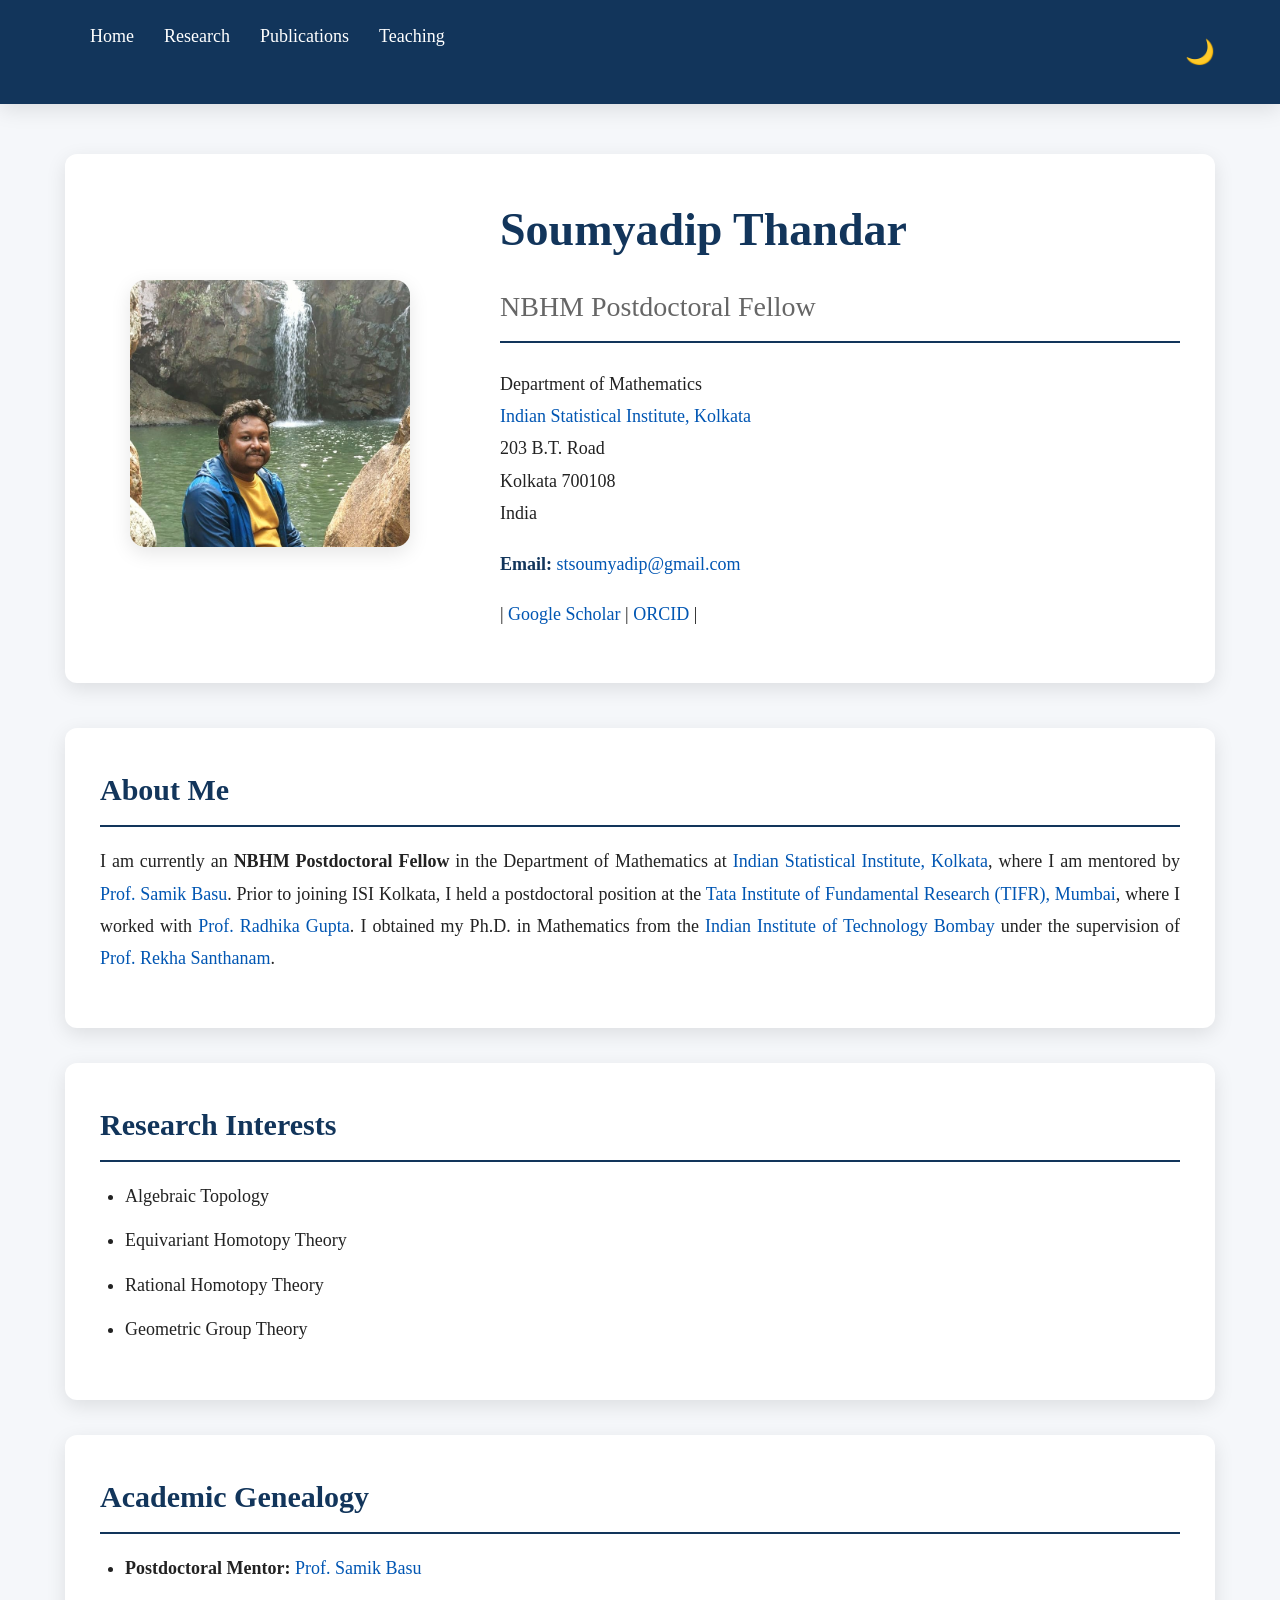
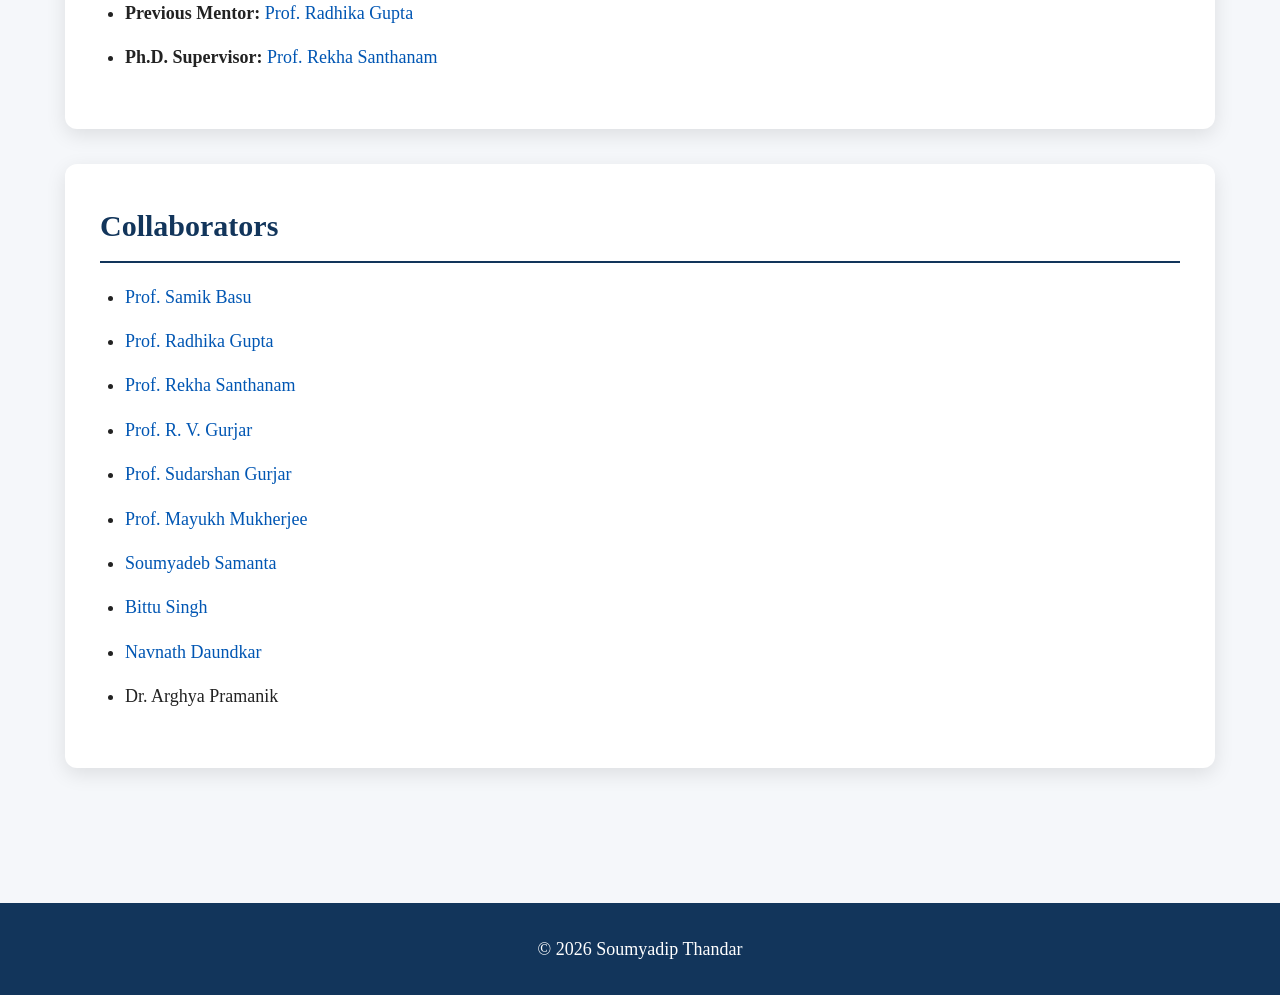
<file: index.html>
<!DOCTYPE html>
<html lang="en">

<head>

<meta charset="UTF-8">
<meta name="viewport" content="width=device-width, initial-scale=1.0">

<title>Soumyadip Thandar</title>

<link rel="stylesheet" href="style.css">

</head>

<body>

<header>

<div class="container">

<nav>

<ul>

<li><a href="index.html">Home</a></li>
<li><a href="research.html">Research</a></li>
<li><a href="publications.html">Publications</a></li>
<li><a href="teaching.html">Teaching</a></li>

</ul>
   <!-- ⭐ ADD THIS BUTTON HERE -->
      <button id="theme-toggle">🌙</button>
</nav>

</div>

</header>

<main>

<div class="container">

<section class="hero">

<div class="profile-image">

<img src="profile.jpeg" alt="Soumyadip Thandar">

</div>

<div class="profile-info">

<h1>Soumyadip Thandar</h1>

<h2>NBHM Postdoctoral Fellow</h2>

<p>

Department of Mathematics<br>

<a href="https://www.isical.ac.in" target="_blank">
Indian Statistical Institute, Kolkata
</a><br>

203 B.T. Road<br>

Kolkata 700108<br>

India

</p>

<p>

<strong>Email:</strong>
<a href="mailto:stsoumyadip@gmail.com">
stsoumyadip@gmail.com
</a>

</p>

<p>
 |

<a href="https://scholar.google.com/citations?user=maaU2tEAAAAJ&hl=en">Google Scholar</a> |

<a href="https://orcid.org/0000-0003-2064-8771" target="_blank">ORCID</a> |

</p>

</div>

</section>

<section>

<h2>About Me</h2>

<p>
I am currently an <strong>NBHM Postdoctoral Fellow</strong> in the Department of Mathematics at
<a href="https://www.isical.ac.in" target="_blank">Indian Statistical Institute, Kolkata</a>,
where I am mentored by
<a href="https://isi.irins.org/profile/111494" target="_blank">Prof. Samik Basu</a>.
Prior to joining ISI Kolkata, I held a postdoctoral position at the
<a href="https://www.tifr.res.in" target="_blank">Tata Institute of Fundamental Research (TIFR), Mumbai</a>,
where I worked with
<a href="https://sites.google.com/view/radhikag" target="_blank">Prof. Radhika Gupta</a>.
I obtained my Ph.D. in Mathematics from the
<a href="https://www.iitb.ac.in" target="_blank">Indian Institute of Technology Bombay</a>
under the supervision of
<a href="https://scholar.google.com/citations?user=WRpLYnQAAAAJ&hl=en" target="_blank">Prof. Rekha Santhanam</a>.
</p>

</section>

<section>

<h2>Research Interests</h2>

<ul>

<li>Algebraic Topology</li>

<li>Equivariant Homotopy Theory</li>

<li>Rational Homotopy Theory</li>

<li>Geometric Group Theory</li>

</ul>

</section>

<section>

<h2>Academic Genealogy</h2>

<ul>

<li>
<strong>Postdoctoral Mentor:</strong>
<a href="https://isi.irins.org/profile/111494" target="_blank">
Prof. Samik Basu
</a>
</li>

<li>
<strong>Previous Mentor:</strong>
<a href="https://sites.google.com/view/radhikag" target="_blank">
Prof. Radhika Gupta
</a>
</li>

<li>
<strong>Ph.D. Supervisor:</strong>
<a href="https://scholar.google.com/citations?user=WRpLYnQAAAAJ&hl=en" target="_blank">
Prof. Rekha Santhanam
</a>
</li>

</ul>

</section>

<section>

<h2>Collaborators</h2>

<ul>

<li><a href="https://isi.irins.org/profile/111494" target="_blank">Prof. Samik Basu</a></li>

<li><a href="https://sites.google.com/view/radhikag" target="_blank">Prof. Radhika Gupta</a></li>
<li><a href="https://scholar.google.com/citations?user=WRpLYnQAAAAJ&hl=en" target="_blank">Prof. Rekha Santhanam</a>
</li>
<li><a href="https://www.genealogy.math.ndsu.nodak.edu/id.php?id=84430&fChrono=1" target="_blank">Prof. R. V. Gurjar</a></li>

<li><a href="https://www.math.iitb.ac.in/~sgurjar/" target="_blank">Prof. Sudarshan Gurjar</a></li>

<li><a href="https://scholar.google.com/citations?user=9xDDOHAAAAAJ&hl=en" target="_blank">Prof. Mayukh Mukherjee</a></li>

<li><a href="https://arxiv.org/abs/2405.07688" target="_blank">Soumyadeb Samanta</li>

<li><a href="https://scholar.google.com/citations?user=enCkS9cAAAAJ&hl=en" target="_blank">Bittu Singh</a></li>

<li><a href="https://scholar.google.com/citations?user=IiHduRgAAAAJ&hl=en" target="_blank">Navnath Daundkar</a></li>

<li>Dr. Arghya Pramanik</li>

</ul>

</section>

</div>

</main>

<footer>

<div class="container">

<p>

&copy; 2026 Soumyadip Thandar

</p>

</div>

</footer>
  
<script src="theme.js"></script>
  
</body>

</html>
</file>
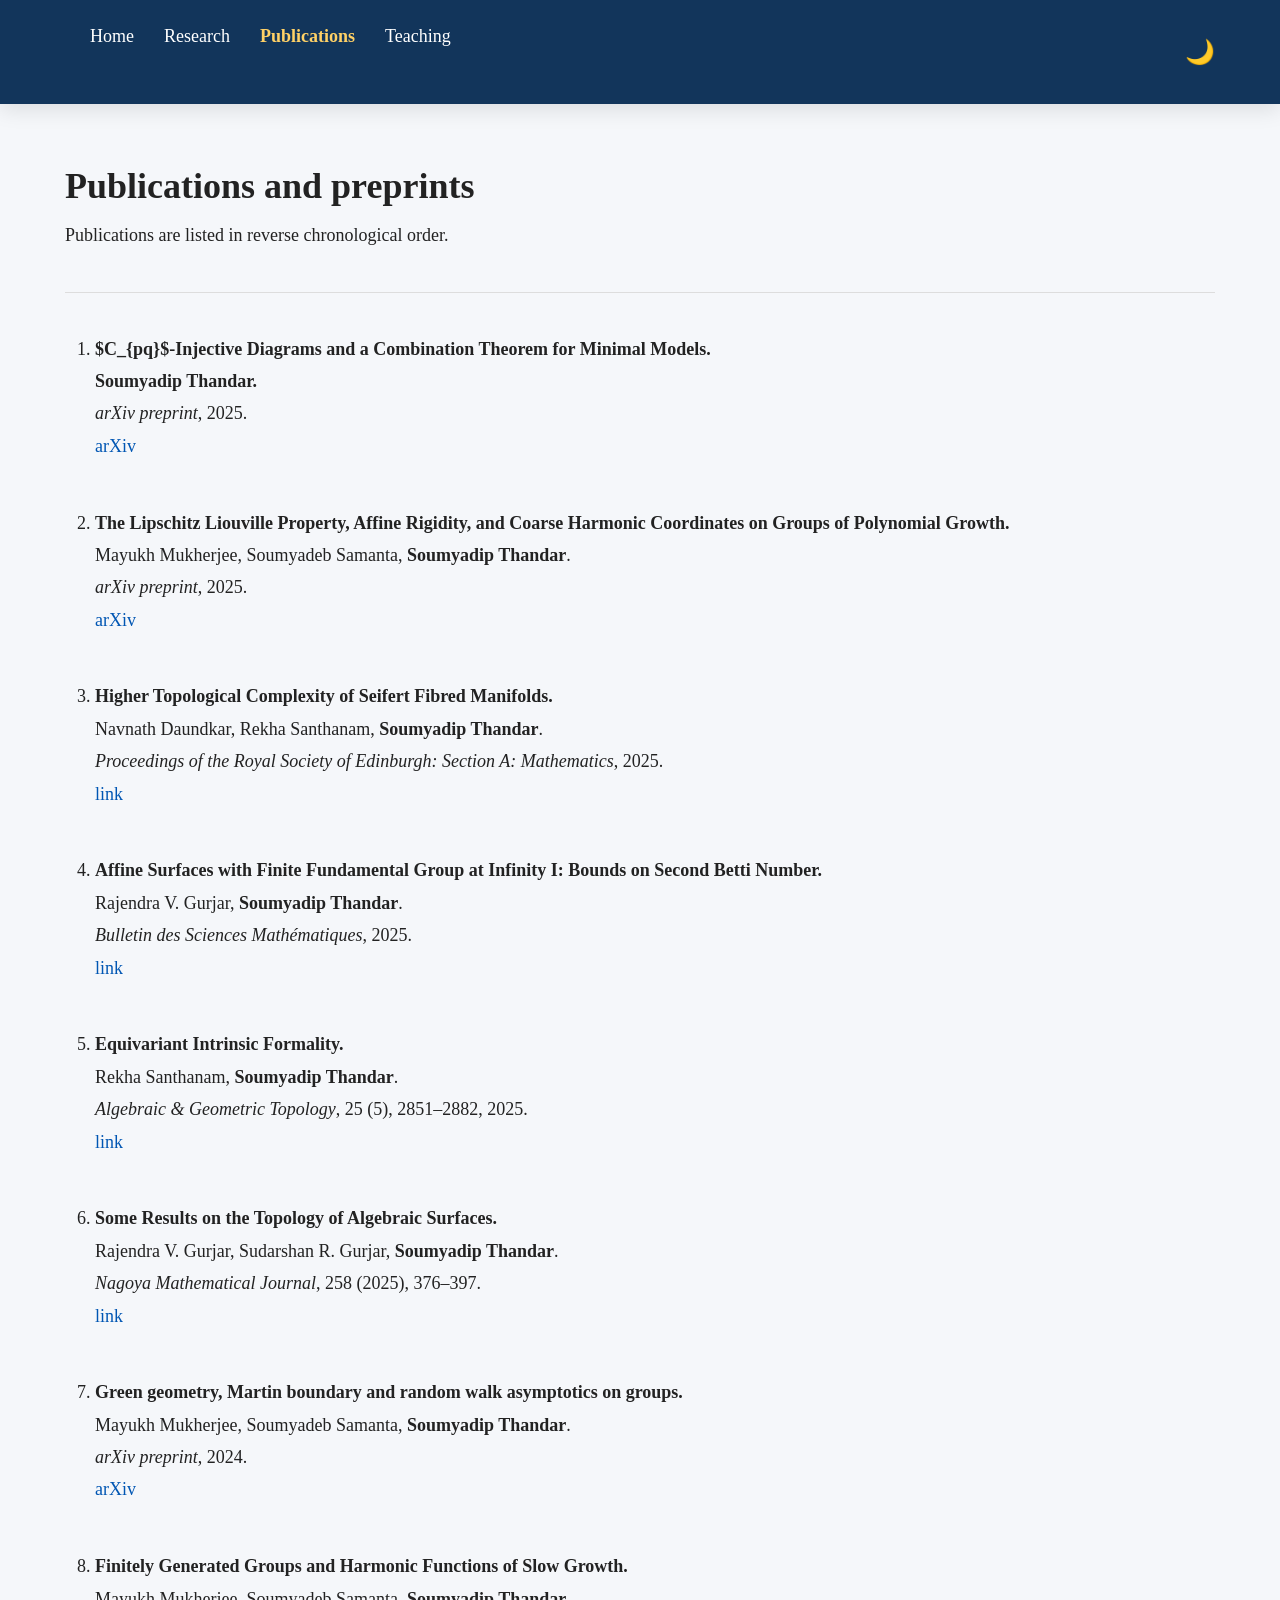
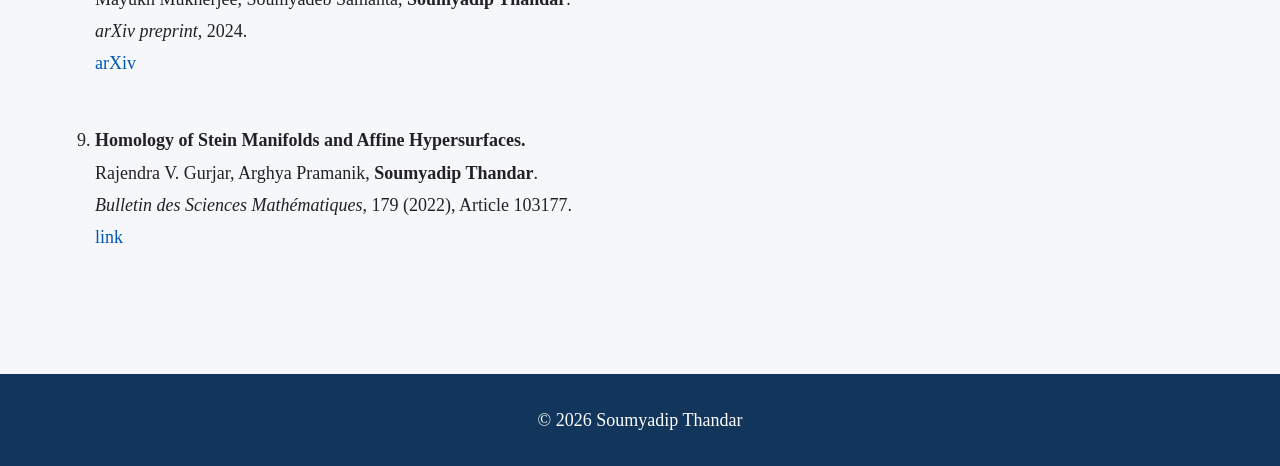
<file: publications.html>
<!DOCTYPE html>
<html lang="en">

<head>

<meta charset="UTF-8">
<meta name="viewport" content="width=device-width, initial-scale=1.0">

<title>Publications | Soumyadip Thandar</title>

<link rel="stylesheet" href="style.css">

</head>

<body>

<header>

<div class="container">

<nav>

<ul>

<li><a href="index.html">Home</a></li>
<li><a href="research.html">Research</a></li>
<li><a href="publications.html" class="active">Publications</a></li>
<li><a href="teaching.html">Teaching</a></li>

</ul>
   <!-- ⭐ ADD THIS BUTTON HERE -->
      <button id="theme-toggle">🌙</button>
</nav>

</div>

</header>


<main>

<div class="container">

<h1>Publications and preprints</h1>

<p>
Publications are listed in reverse chronological order.
</p>

<hr>

<ol>

<li>

<strong> $C_{pq}$-Injective Diagrams and a Combination Theorem for Minimal Models.</strong><br>

<strong>Soumyadip Thandar.</strong><br>

<i>arXiv preprint</i>, 2025.<br>

<a href="https://arxiv.org/abs/2506.17998" target="_blank">
arXiv
</a>

</li>

<br>

<li>

<strong>The Lipschitz Liouville Property, Affine Rigidity, and Coarse Harmonic Coordinates on Groups of Polynomial Growth.</strong><br>

Mayukh Mukherjee, Soumyadeb Samanta, <strong>Soumyadip Thandar</strong>.<br>

<i>arXiv preprint</i>, 2025.<br>

<a href="https://arxiv.org/abs/2512.06753" target="_blank">
arXiv
</a>

</li>

<br>

<li>

<strong>Higher Topological Complexity of Seifert Fibred Manifolds.</strong><br>

Navnath Daundkar, Rekha Santhanam, <strong>Soumyadip Thandar</strong>.<br>

<i>Proceedings of the Royal Society of Edinburgh: Section A: Mathematics</i>, 2025.<br>

<a href="https://www.cambridge.org/core/journals/proceedings-of-the-royal-society-of-edinburgh-section-a-mathematics/article/abs/higher-topological-complexity-of-seifert-fibred-manifolds/1E735FE53EBA16380B977D46FB45421D"
target="_blank">
link
</a>

</li>

<br>

<li>

<strong>Affine Surfaces with Finite Fundamental Group at Infinity I: Bounds on Second Betti Number.</strong><br>

Rajendra V. Gurjar, <strong>Soumyadip Thandar</strong>.<br>

<i>Bulletin des Sciences Mathématiques</i>, 2025.<br>
<a href="https://www.sciencedirect.com/science/article/abs/pii/S0007449725002106"
  target=" blank">
  link
</a>
  
</li>

<br>

<li>

<strong>Equivariant Intrinsic Formality.</strong><br>

Rekha Santhanam, <strong>Soumyadip Thandar</strong>.<br>

<i>Algebraic &amp; Geometric Topology</i>, 25 (5), 2851–2882, 2025.<br>

<a href="https://msp.org/agt/2025/25-5/agt-v25-n5-p07-p.pdf"
target="_blank">
link
</a>

</li>

<br>

<li>

<strong>Some Results on the Topology of Algebraic Surfaces.</strong><br>

Rajendra V. Gurjar, Sudarshan R. Gurjar,
<strong>Soumyadip Thandar</strong>.<br>

<i>Nagoya Mathematical Journal</i>,
258 (2025), 376–397.<br>

<a href="https://www.cambridge.org/core/journals/nagoya-mathematical-journal/article/abs/some-results-on-the-topology-of-algebraic-surfaces/E9ACBCA1542626967496B416FF6A6726"
target="_blank">
link
</a>

</li>

<br>

<li>

<strong>Green geometry, Martin boundary and random walk asymptotics on groups.</strong><br>

Mayukh Mukherjee, Soumyadeb Samanta,
<strong>Soumyadip Thandar</strong>.<br>

<i>arXiv preprint</i>, 2024.<br>

<a href="https://arxiv.org/abs/2405.07688"
target="_blank">
arXiv
</a>

</li>

<br>

<li>

<strong>Finitely Generated Groups and Harmonic Functions of Slow Growth.</strong><br>

Mayukh Mukherjee, Soumyadeb Samanta,
<strong>Soumyadip Thandar</strong>.<br>

<i>arXiv preprint</i>, 2024.<br>

<a href="https://arxiv.org/abs/2405.07688"
target="_blank">
arXiv
</a>

</li>

<br>

<li>

<strong>Homology of Stein Manifolds and Affine Hypersurfaces.</strong><br>

Rajendra V. Gurjar, Arghya Pramanik,
<strong>Soumyadip Thandar</strong>.<br>

<i>Bulletin des Sciences Mathématiques</i>,
179 (2022), Article 103177.<br>

<a href="https://www.sciencedirect.com/science/article/abs/pii/S0007449722000811"
target="_blank">
link
</a>

</li>

</ol>

</div>

</main>


<footer>

<div class="container">

<p>

&copy; 2026 Soumyadip Thandar

</p>

</div>

</footer>
  
<script src="theme.js"></script>
  
</body>

</html>
</file>
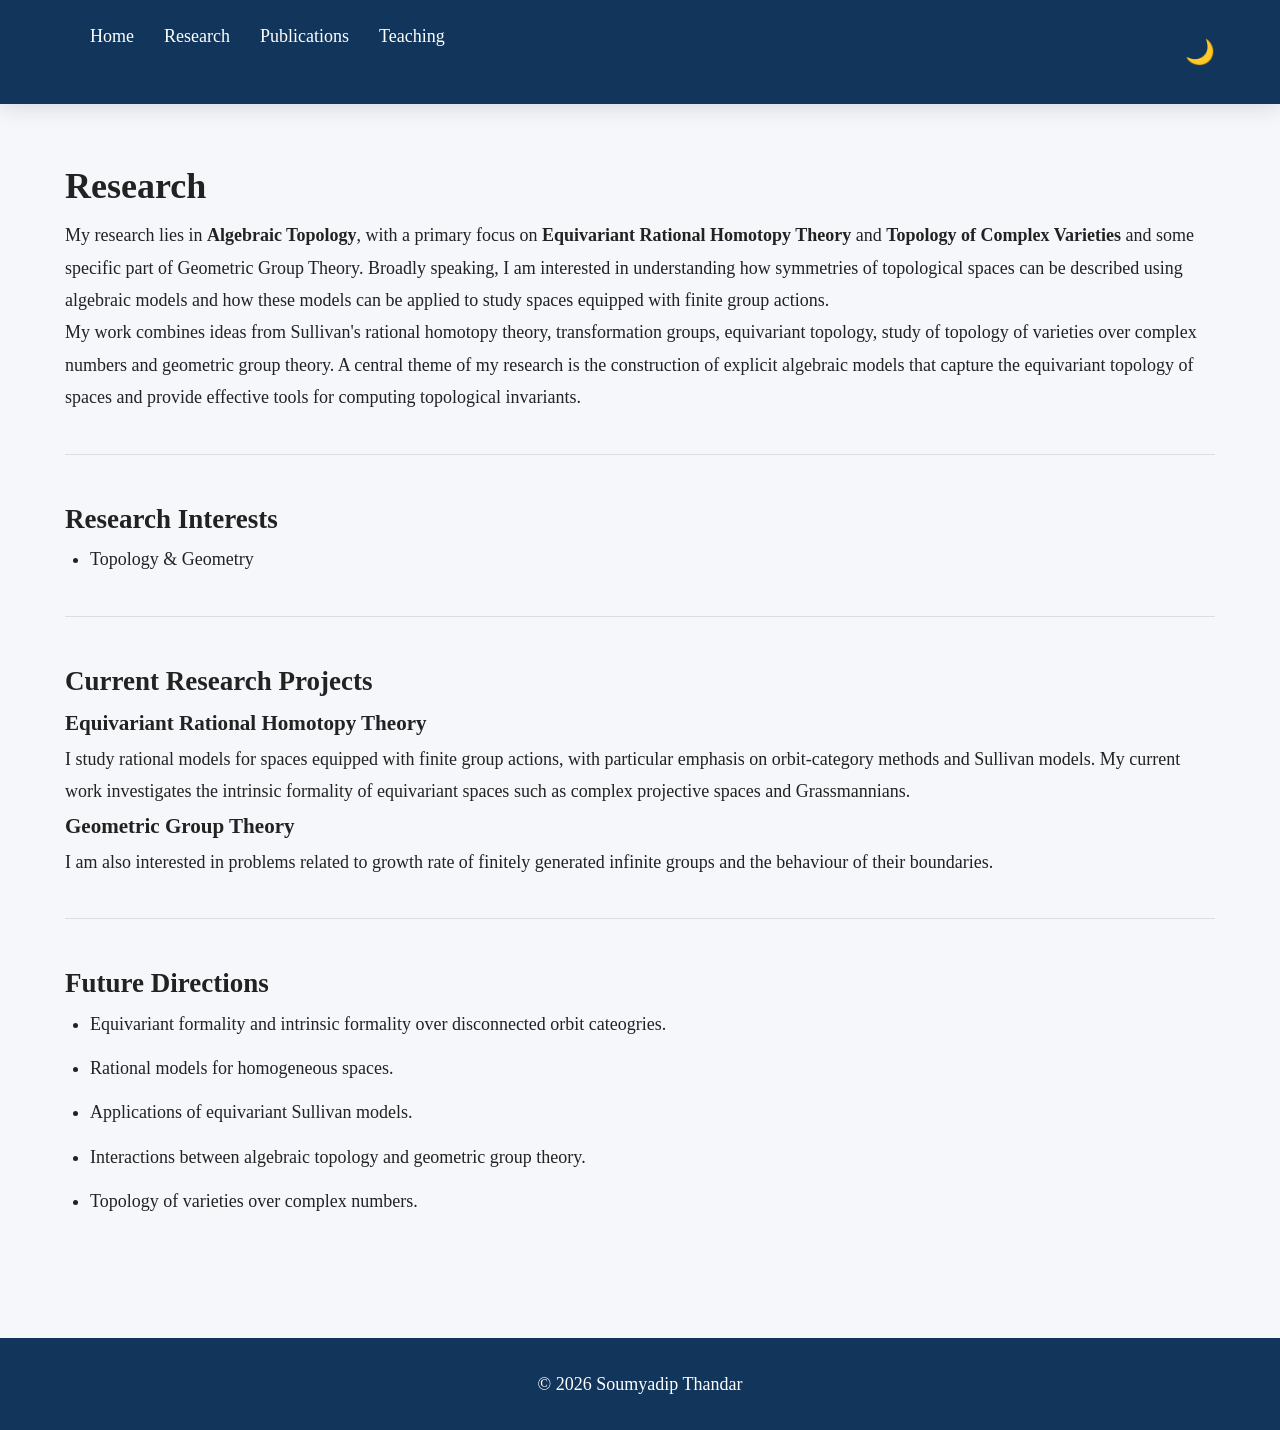
<file: research.html>
<!DOCTYPE html>
<html lang="en">

<head>

    <meta charset="UTF-8">
    <meta name="viewport" content="width=device-width, initial-scale=1.0">

    <title>Research | Soumyadip Thandar</title>

    <link rel="stylesheet" href="style.css">

</head>

<body>

<header>

<div class="container">

<nav>

<ul>

<li><a href="index.html">Home</a></li>
<li><a href="research.html">Research</a></li>
<li><a href="publications.html">Publications</a></li>
<li><a href="teaching.html">Teaching</a></li>

</ul>
   <!-- ⭐ ADD THIS BUTTON HERE -->
      <button id="theme-toggle">🌙</button>
</nav>

</div>

</header>

<main>

<div class="container">

<h1>Research</h1>

<p>
My research lies in <strong>Algebraic Topology</strong>, with a primary
focus on <strong>Equivariant Rational Homotopy Theory</strong> and
<strong>Topology of Complex Varieties</strong> and some specific part of </strong>Geometric Group Theory</strong>. Broadly speaking, I am
interested in understanding how symmetries of topological spaces can be
described using algebraic models and how these models can be applied to
study spaces equipped with finite group actions.
</p>

<p>
My work combines ideas from Sullivan's rational homotopy theory,
transformation groups, equivariant topology, study of topology of varieties over complex numbers and geometric group theory.
A central theme of my research is the construction of explicit algebraic
models that capture the equivariant topology of spaces and provide
effective tools for computing topological invariants.
</p>

<hr>

<h2>Research Interests</h2>

<ul>

<li>Topology & Geometry</li>

</ul>

<hr>

<h2>Current Research Projects</h2>

<h3>Equivariant Rational Homotopy Theory</h3>

<p>
I study rational models for spaces equipped with finite group actions,
with particular emphasis on orbit-category methods and Sullivan models.
My current work investigates the intrinsic formality of equivariant
spaces such as complex projective spaces and Grassmannians.
</p>

<h3>Geometric Group Theory</h3>

<p>
I am also interested in problems related to growth rate of finitely generated infinite groups and
the behaviour of their boundaries. 
</p>

<hr>

<h2>Future Directions</h2>

<ul>

<li>Equivariant formality and intrinsic formality over disconnected orbit cateogries.</li>

<li>Rational models for homogeneous spaces.</li>

<li>Applications of equivariant Sullivan models.</li>

<li>Interactions between algebraic topology and geometric group theory.</li>

<li>Topology of varieties over complex numbers.</li>

</ul>

</div>

</main>

<footer>

<div class="container">

<p>

© 2026 Soumyadip Thandar

</p>

</div>

</footer>
<script src="theme.js"></script>
</body>

</html>
</file>
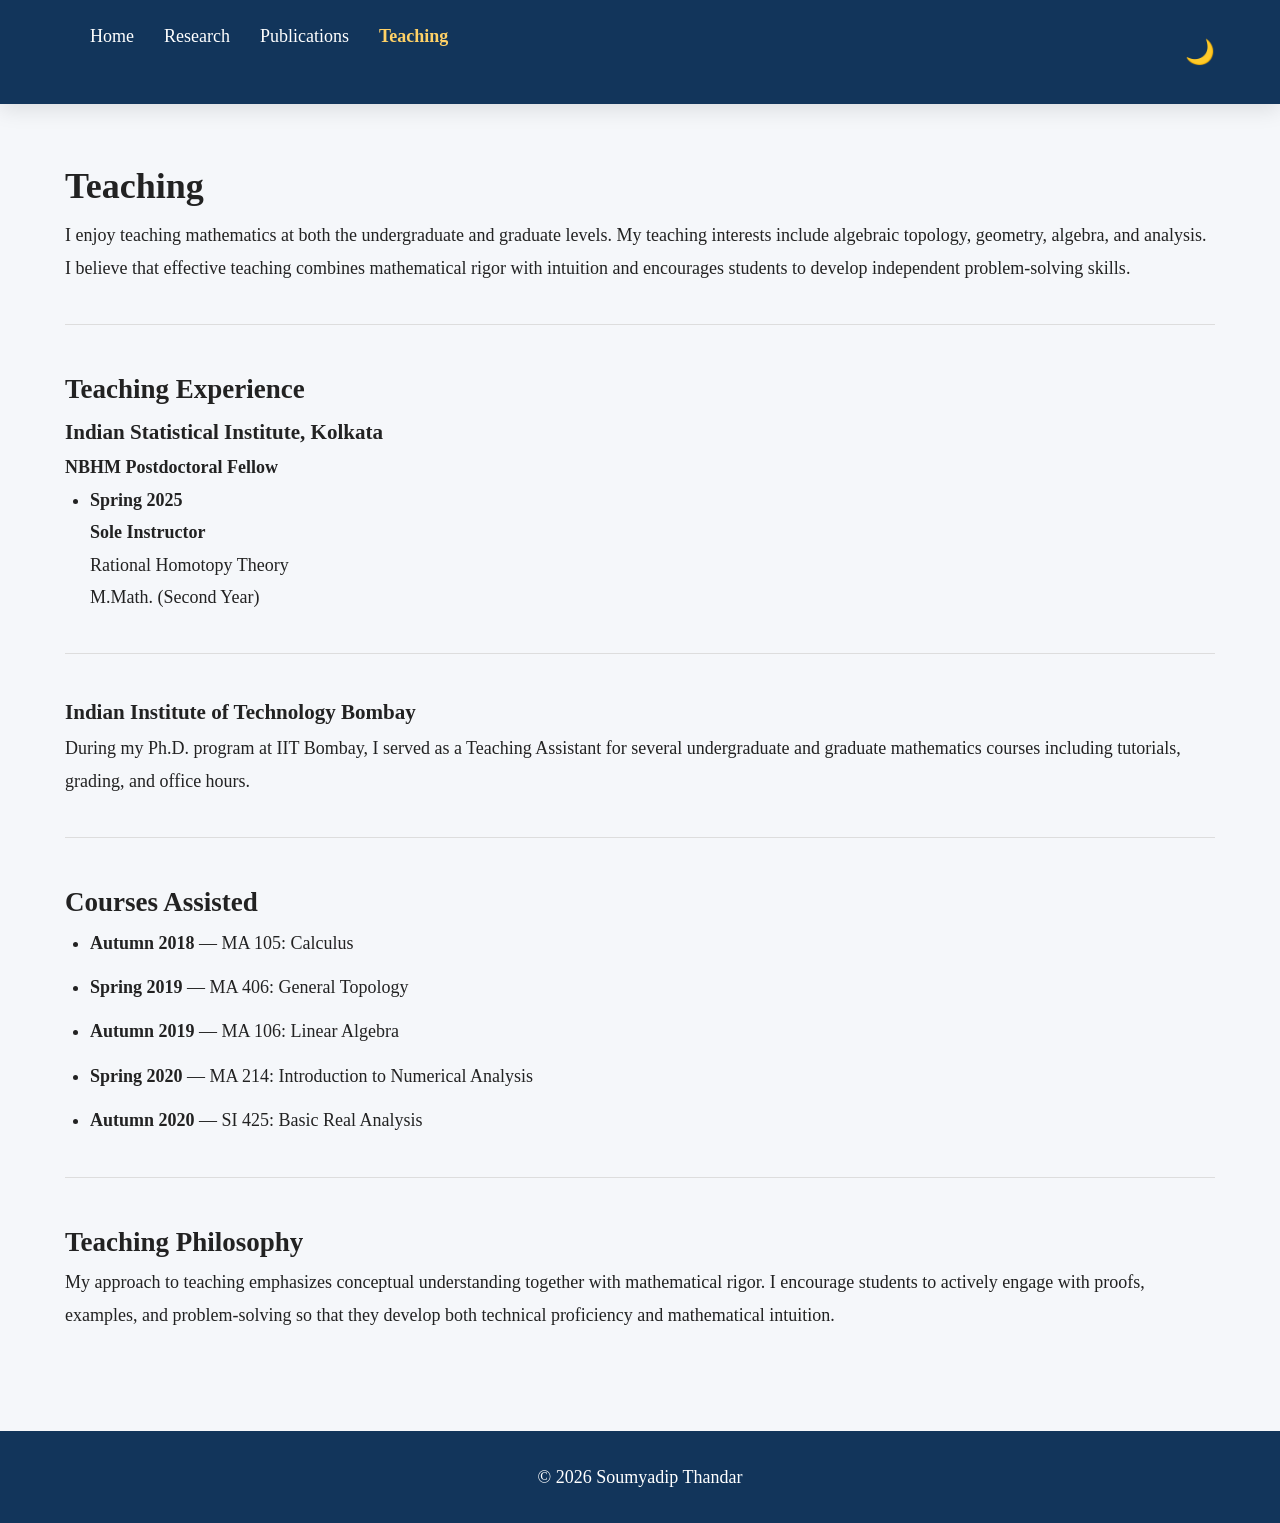
<file: teaching.html>
<!DOCTYPE html>
<html lang="en">

<head>

<meta charset="UTF-8">
<meta name="viewport" content="width=device-width, initial-scale=1.0">

<title>Teaching | Soumyadip Thandar</title>

<link rel="stylesheet" href="style.css">

</head>

<body>

<header>

<div class="container">

<nav>

<ul>

<li><a href="index.html">Home</a></li>
<li><a href="research.html">Research</a></li>
<li><a href="publications.html">Publications</a></li>
<li><a href="teaching.html" class="active">Teaching</a></li>

</ul>

<button id="theme-toggle">🌙</button>

</nav>

</div>

</header>

<main>

<div class="container">

<h1>Teaching</h1>

<p>
I enjoy teaching mathematics at both the undergraduate and graduate
levels. My teaching interests include algebraic topology, geometry,
algebra, and analysis. I believe that effective teaching combines
mathematical rigor with intuition and encourages students to develop
independent problem-solving skills.
</p>

<hr>

<h2>Teaching Experience</h2>

<h3>Indian Statistical Institute, Kolkata</h3>

<p>
<strong>NBHM Postdoctoral Fellow</strong>
</p>

<ul>

<li>
<strong>Spring 2025</strong><br>
<strong>Sole Instructor</strong><br>
Rational Homotopy Theory<br>
M.Math. (Second Year)
</li>

</ul>

<hr>

<h3>Indian Institute of Technology Bombay</h3>

<p>
During my Ph.D. program at IIT Bombay, I served as a Teaching Assistant
for several undergraduate and graduate mathematics courses including
tutorials, grading, and office hours.

</p>

<hr>

<h2>Courses Assisted</h2>

<ul>

<li><strong>Autumn 2018</strong> — MA 105: Calculus</li>
<li><strong>Spring 2019</strong> — MA 406: General Topology</li>
<li><strong>Autumn 2019</strong> — MA 106: Linear Algebra</li>
<li><strong>Spring 2020</strong> — MA 214: Introduction to Numerical Analysis</li>
<li><strong>Autumn 2020</strong> — SI 425: Basic Real Analysis</li>

</ul>

<hr>

<h2>Teaching Philosophy</h2>

<p>
My approach to teaching emphasizes conceptual understanding together
with mathematical rigor. I encourage students to actively engage with
proofs, examples, and problem-solving so that they develop both
technical proficiency and mathematical intuition.
</p>

</div>

</main>

<footer>

<div class="container">

<p>&copy; 2026 Soumyadip Thandar</p>

</div>

</footer>

<script src="theme.js"></script>

</body>
</html>
</file>
<file: style.css>
/* =========================================================
   Soumyadip Thandar Academic Website
   Part 1
   ========================================================= */

/* ===========================
   CSS VARIABLES
   =========================== */

:root{

    --primary:#12355B;
    --secondary:#0056b3;
    --accent:#ffd166;

    --background:#f5f7fa;
    --surface:#ffffff;

    --text:#222222;
    --text-light:#666666;

    --border:#dddddd;

    --shadow:0 6px 20px rgba(0,0,0,.10);

    --transition:.3s ease;

}

.dark{

    --primary:#0f172a;
    --secondary:#60a5fa;
    --accent:#facc15;

    --background:#111827;
    --surface:#1f2937;

    --text:#f3f4f6;
    --text-light:#d1d5db;

    --border:#374151;

    --shadow:0 8px 25px rgba(0,0,0,.45);

}

/* ===========================
   RESET
   =========================== */

*{

    margin:0;
    padding:0;
    box-sizing:border-box;

}

html{

    scroll-behavior:smooth;

}

body{

    background:var(--background);

    color:var(--text);

    font-family:Georgia,"Times New Roman",serif;

    font-size:18px;

    line-height:1.8;

    transition:background var(--transition),
               color var(--transition);

}

/* ===========================
   CONTAINER
   =========================== */

.container{

    width:90%;

    max-width:1150px;

    margin:auto;

}

/* ===========================
   LINKS
   =========================== */

a{

    color:var(--secondary);

    text-decoration:none;

    transition:var(--transition);

}

a:hover{

    color:#d62828;

    text-decoration:underline;

}

/* ===========================
   HEADER
   =========================== */

header{

    background:var(--primary);

    position:sticky;

    top:0;

    z-index:1000;

    box-shadow:var(--shadow);

}

/* ===========================
   NAVIGATION
   =========================== */

nav{

    display:flex;

    justify-content:space-between;

    align-items:center;

    min-height:70px;

}

nav ul{

    display:flex;

    list-style:none;

}

nav li{

    margin-right:30px;

}

nav li:last-child{

    margin-right:0;

}

nav a{

    color:white;

    font-size:18px;

    padding:20px 0;

    display:block;

    transition:var(--transition);

}

nav a:hover{

    color:var(--accent);

    text-decoration:none;

}

nav a.active{

    color:var(--accent);

    font-weight:bold;

}

/* ===========================
   THEME BUTTON
   =========================== */

#theme-toggle{

    background:none;

    border:none;

    color:white;

    cursor:pointer;

    font-size:24px;

    transition:var(--transition);

}

#theme-toggle:hover{

    transform:scale(1.15);

}

/* ===========================
   MAIN
   =========================== */

main{

    padding:50px 0;

}

/* ===========================
   HERO
   =========================== */

.hero{

    display:flex;

    gap:60px;

    align-items:center;

    margin-bottom:45px;

}

.profile-image{

    flex:1;

    text-align:center;

}

.profile-image img{

    width:280px;

    border-radius:15px;

    box-shadow:var(--shadow);

    transition:var(--transition);

}

.profile-image img:hover{

    transform:scale(1.03);

}

.profile-info{

    flex:2;

}

.profile-info h1{

    color:var(--primary);

    font-size:46px;

    margin-bottom:10px;

}

.profile-info h2{

    color:var(--text-light);

    font-size:28px;

    font-weight:normal;

    margin-bottom:25px;

}

.profile-info p{

    margin-bottom:18px;

}

/* ===========================
   CONTACT LINKS
   =========================== */

.profile-info strong{

    color:var(--primary);

} 
/* =========================================================
   Soumyadip Thandar Academic Website
   Part 2
   ========================================================= */

/* ===========================
   SECTIONS
   =========================== */

section{

    background:var(--surface);

    padding:35px;

    margin-bottom:35px;

    border-radius:12px;

    box-shadow:var(--shadow);

    transition:var(--transition);

}

section:hover{

    transform:translateY(-3px);

}

section h1{

    color:var(--primary);

    margin-bottom:20px;

    font-size:36px;

}

section h2{

    color:var(--primary);

    font-size:30px;

    margin-bottom:18px;

    border-bottom:2px solid var(--primary);

    padding-bottom:8px;

}

section h3{

    color:var(--primary);

    margin-top:18px;

    margin-bottom:10px;

    font-size:24px;

}

section p{

    text-align:justify;

    margin-bottom:18px;

}

/* ===========================
   LISTS
   =========================== */

ul{

    margin-left:25px;

    margin-bottom:20px;

}

ol{

    margin-left:30px;

    margin-bottom:20px;

}

li{

    margin-bottom:12px;

}

/* ===========================
   PUBLICATIONS
   =========================== */

.publication{

    margin-bottom:35px;

    padding-bottom:25px;

    border-bottom:1px solid var(--border);

}

.publication:last-child{

    border-bottom:none;

}

.publication-title{

    font-weight:bold;

    font-size:21px;

    color:var(--primary);

}

.publication-authors{

    margin-top:6px;

    color:var(--text);

}

.publication-journal{

    margin-top:5px;

    font-style:italic;

    color:var(--text-light);

}

.publication-links{

    margin-top:10px;

}

.publication-links a{

    display:inline-block;

    margin-right:12px;

    padding:6px 14px;

    border-radius:6px;

    background:var(--primary);

    color:white;

    font-size:15px;

}

.publication-links a:hover{

    background:var(--secondary);

    text-decoration:none;

}

/* ===========================
   TEACHING
   =========================== */

.course{

    background:rgba(0,0,0,.02);

    padding:20px;

    margin-bottom:20px;

    border-left:5px solid var(--primary);

    border-radius:8px;

}

.dark .course{

    background:rgba(255,255,255,.05);

}

.course h3{

    margin-top:0;

}

.course ul{

    margin-top:10px;

}

.course li{

    margin-bottom:8px;

}

/* ===========================
   RESEARCH AREAS
   =========================== */

.research-list{

    display:grid;

    grid-template-columns:repeat(auto-fit,minmax(250px,1fr));

    gap:18px;

}

.research-item{

    background:var(--surface);

    padding:20px;

    border-radius:10px;

    box-shadow:var(--shadow);

    text-align:center;

    transition:var(--transition);

}

.research-item:hover{

    transform:translateY(-5px);

}

/* ===========================
   TABLES
   =========================== */

table{

    width:100%;

    border-collapse:collapse;

    margin-top:20px;

    margin-bottom:30px;

}

th{

    background:var(--primary);

    color:white;

    padding:14px;

    text-align:left;

}

td{

    padding:14px;

    border:1px solid var(--border);

}

tr:nth-child(even){

    background:rgba(0,0,0,.03);

}

.dark tr:nth-child(even){

    background:rgba(255,255,255,.04);

}

/* ===========================
   BUTTONS
   =========================== */

.button{

    display:inline-block;

    background:var(--primary);

    color:white;

    padding:10px 20px;

    border-radius:8px;

    transition:var(--transition);

}

.button:hover{

    background:var(--secondary);

    text-decoration:none;

}

/* ===========================
   BLOCKQUOTE
   =========================== */

blockquote{

    border-left:5px solid var(--primary);

    padding-left:20px;

    margin:25px 0;

    font-style:italic;

    color:var(--text-light);

}

/* ===========================
   CODE
   =========================== */

code{

    background:#eeeeee;

    padding:2px 5px;

    border-radius:4px;

    font-size:16px;

}

.dark code{

    background:#374151;

}

/* ===========================
   HORIZONTAL RULE
   =========================== */

hr{

    border:none;

    border-top:1px solid var(--border);

    margin:40px 0;

}

/* ===========================
   IMAGES
   =========================== */

img{

    max-width:100%;

    height:auto;

} 
/* =========================================================
   Soumyadip Thandar Academic Website
   Part 3
   ========================================================= */

/* ===========================
   FOOTER
   =========================== */

footer{

    background:var(--primary);

    color:white;

    text-align:center;

    padding:30px 0;

    margin-top:50px;

}

footer p{

    margin:0;

    text-align:center;

}

/* ===========================
   FORM ELEMENTS
   =========================== */

input,
textarea,
select{

    width:100%;

    padding:12px;

    border:1px solid var(--border);

    border-radius:6px;

    background:var(--surface);

    color:var(--text);

    font-family:inherit;

    font-size:17px;

    transition:var(--transition);

}

input:focus,
textarea:focus,
select:focus{

    outline:none;

    border-color:var(--secondary);

}

/* ===========================
   SMALL TEXT
   =========================== */

small{

    color:var(--text-light);

}

/* ===========================
   BADGES
   =========================== */

.badge{

    display:inline-block;

    background:var(--primary);

    color:white;

    padding:4px 10px;

    border-radius:15px;

    font-size:14px;

    margin-right:8px;

}

/* ===========================
   CARDS
   =========================== */

.card{

    background:var(--surface);

    border-radius:12px;

    padding:25px;

    margin-bottom:25px;

    box-shadow:var(--shadow);

    transition:var(--transition);

}

.card:hover{

    transform:translateY(-4px);

}

/* ===========================
   FLEX UTILITIES
   =========================== */

.flex{

    display:flex;

    gap:20px;

}

.flex-center{

    display:flex;

    justify-content:center;

    align-items:center;

}

/* ===========================
   TEXT UTILITIES
   =========================== */

.text-center{

    text-align:center;

}

.text-right{

    text-align:right;

}

.text-left{

    text-align:left;

}

/* ===========================
   SPACING UTILITIES
   =========================== */

.mt-1{margin-top:10px;}
.mt-2{margin-top:20px;}
.mt-3{margin-top:30px;}
.mt-4{margin-top:40px;}

.mb-1{margin-bottom:10px;}
.mb-2{margin-bottom:20px;}
.mb-3{margin-bottom:30px;}
.mb-4{margin-bottom:40px;}

/* ===========================
   ANIMATIONS
   =========================== */

.fade-in{

    animation:fadeIn .8s ease;

}

@keyframes fadeIn{

    from{

        opacity:0;

        transform:translateY(15px);

    }

    to{

        opacity:1;

        transform:translateY(0);

    }

}

/* ===========================
   SELECTION
   =========================== */

::selection{

    background:var(--accent);

    color:black;

}

/* ===========================
   SCROLLBAR
   =========================== */

::-webkit-scrollbar{

    width:10px;

}

::-webkit-scrollbar-track{

    background:var(--background);

}

::-webkit-scrollbar-thumb{

    background:var(--primary);

    border-radius:10px;

}

::-webkit-scrollbar-thumb:hover{

    background:var(--secondary);

}

/* ===========================
   RESPONSIVE DESIGN
   =========================== */

@media (max-width:1000px){

.hero{

    flex-direction:column;

    text-align:center;

}

.profile-info{

    text-align:center;

}

.profile-info h1{

    font-size:38px;

}

.profile-info h2{

    font-size:24px;

}

nav{

    flex-direction:column;

    padding:15px 0;

}

nav ul{
    flex-direction: row;
    overflow-x: auto;
    white-space: nowrap;
    justify-content: flex-start;
    width: 100%;
    padding: 10px 0;
}

nav li{
    margin: 0 12px;
    flex-shrink: 0;
}

#theme-toggle{

    margin-top:15px;

}

.research-list{

    grid-template-columns:1fr;

}

.flex{

    flex-direction:column;

}

}

@media (max-width:700px){

.container{

    width:95%;

}

body{

    font-size:17px;

}

section{

    padding:25px;

}

.profile-image img{

    width:220px;

}

.profile-info h1{

    font-size:30px;

}

.profile-info h2{

    font-size:20px;

}

section h2{

    font-size:26px;

}

section h3{

    font-size:21px;

}

}

/* ===========================
   PRINT
   =========================== */

@media print{

header,
footer,
#theme-toggle{

    display:none;

}

body{

    background:white;

    color:black;

}

section{

    box-shadow:none;

    border:none;

}

a{

    color:black;

    text-decoration:none;

}

}

/* ===========================
   END OF FILE
   =========================== */
</file>
